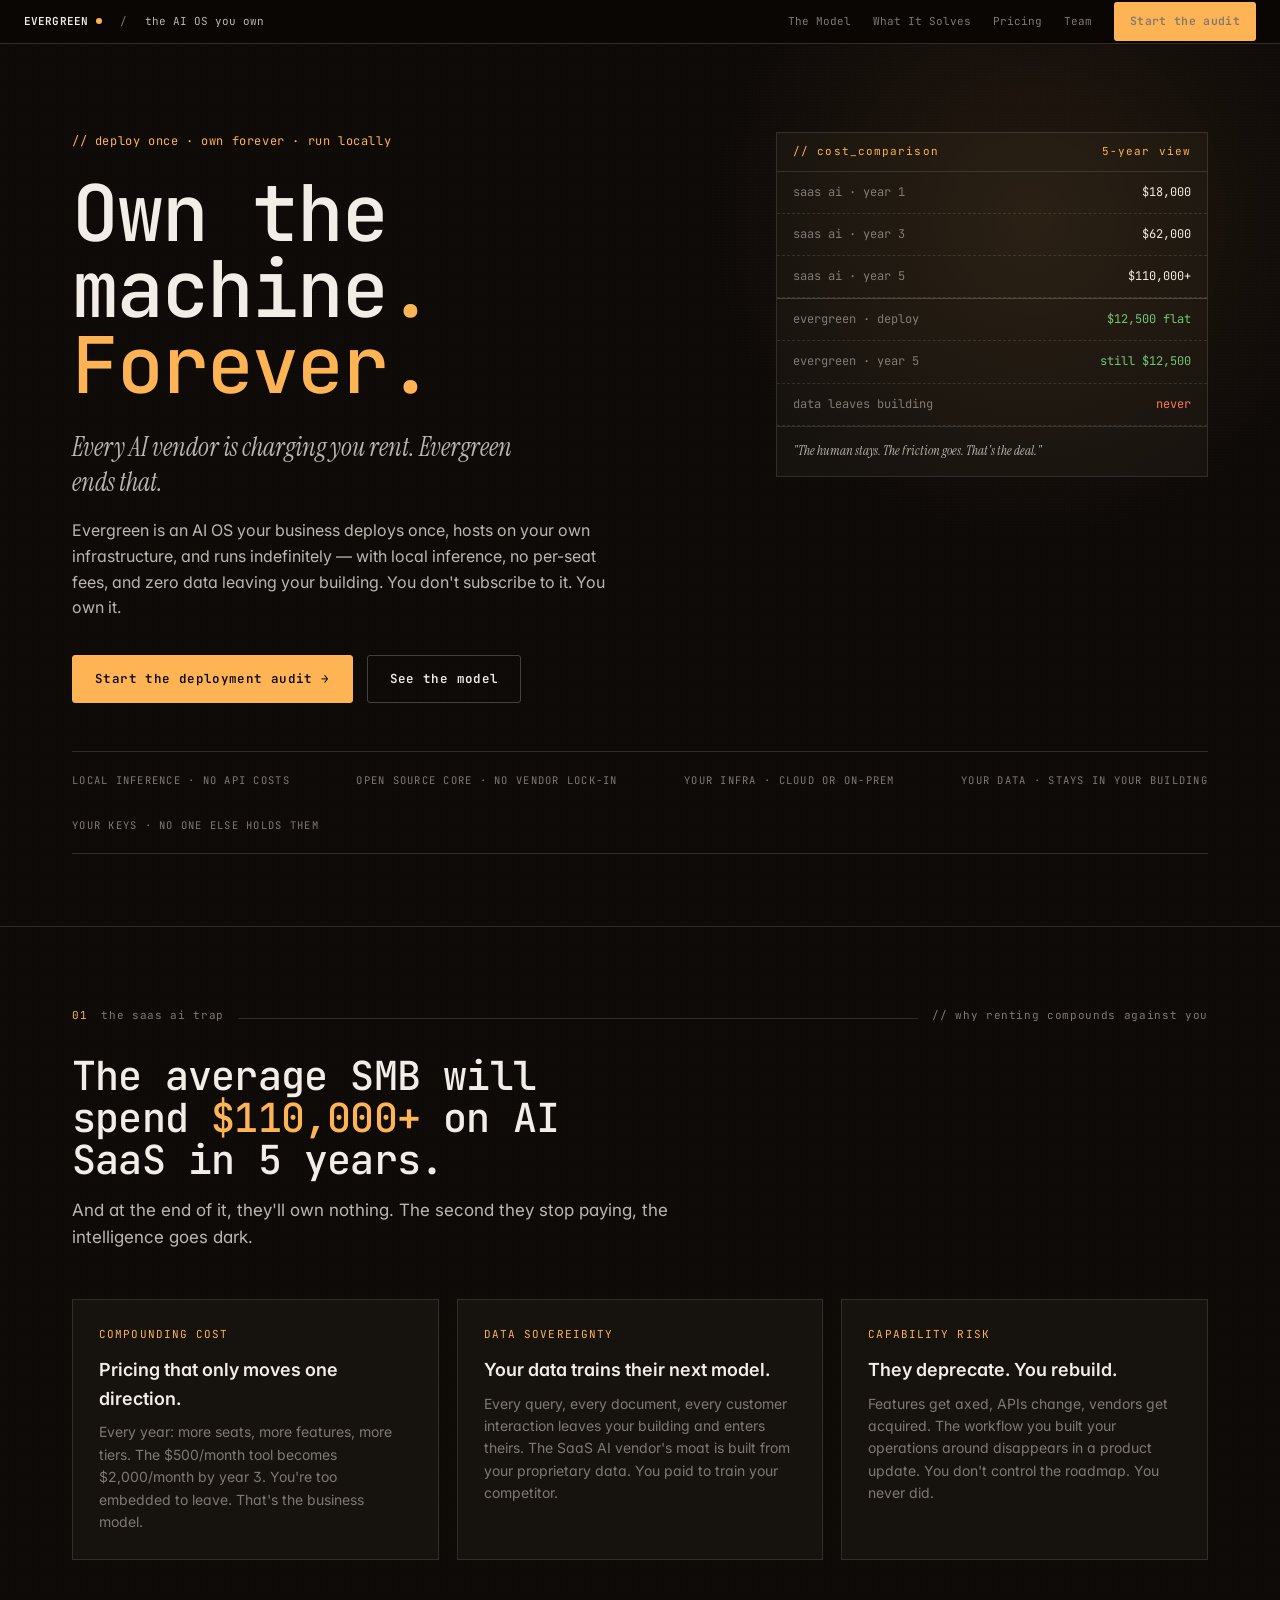
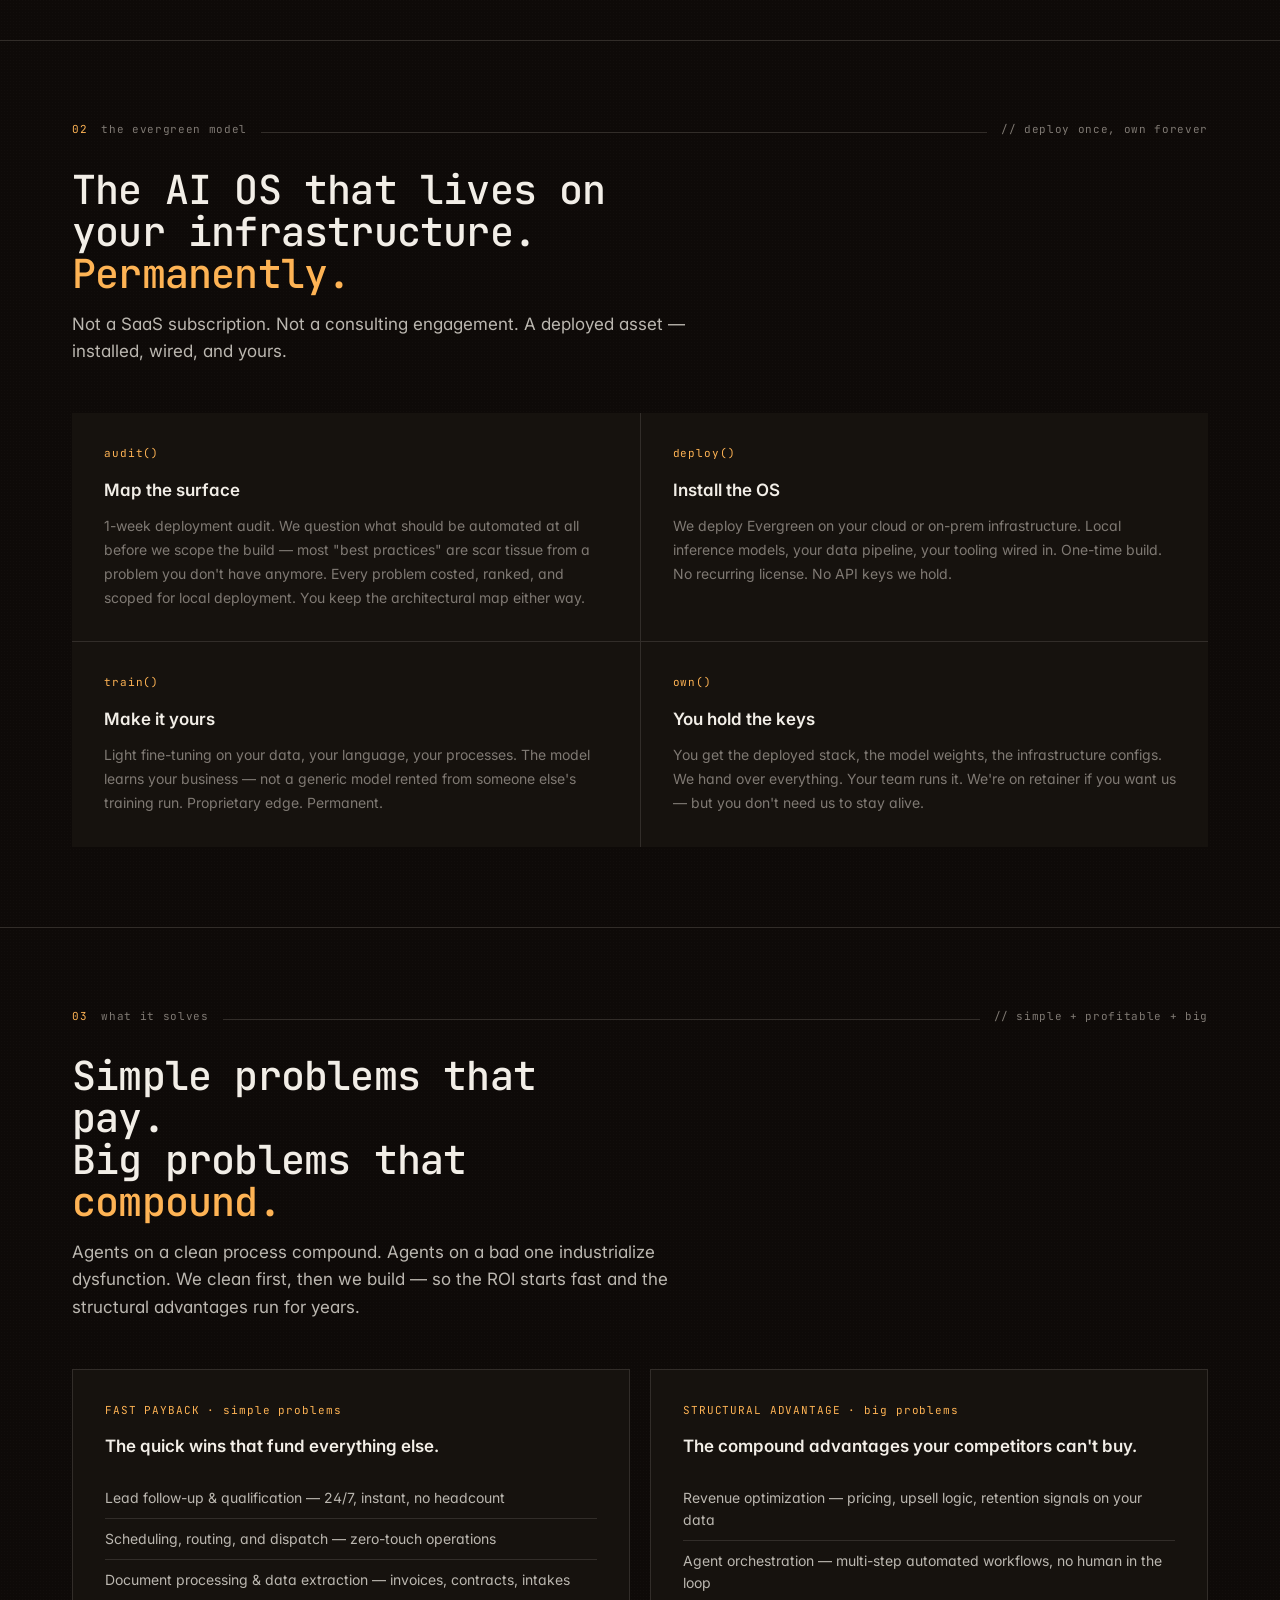
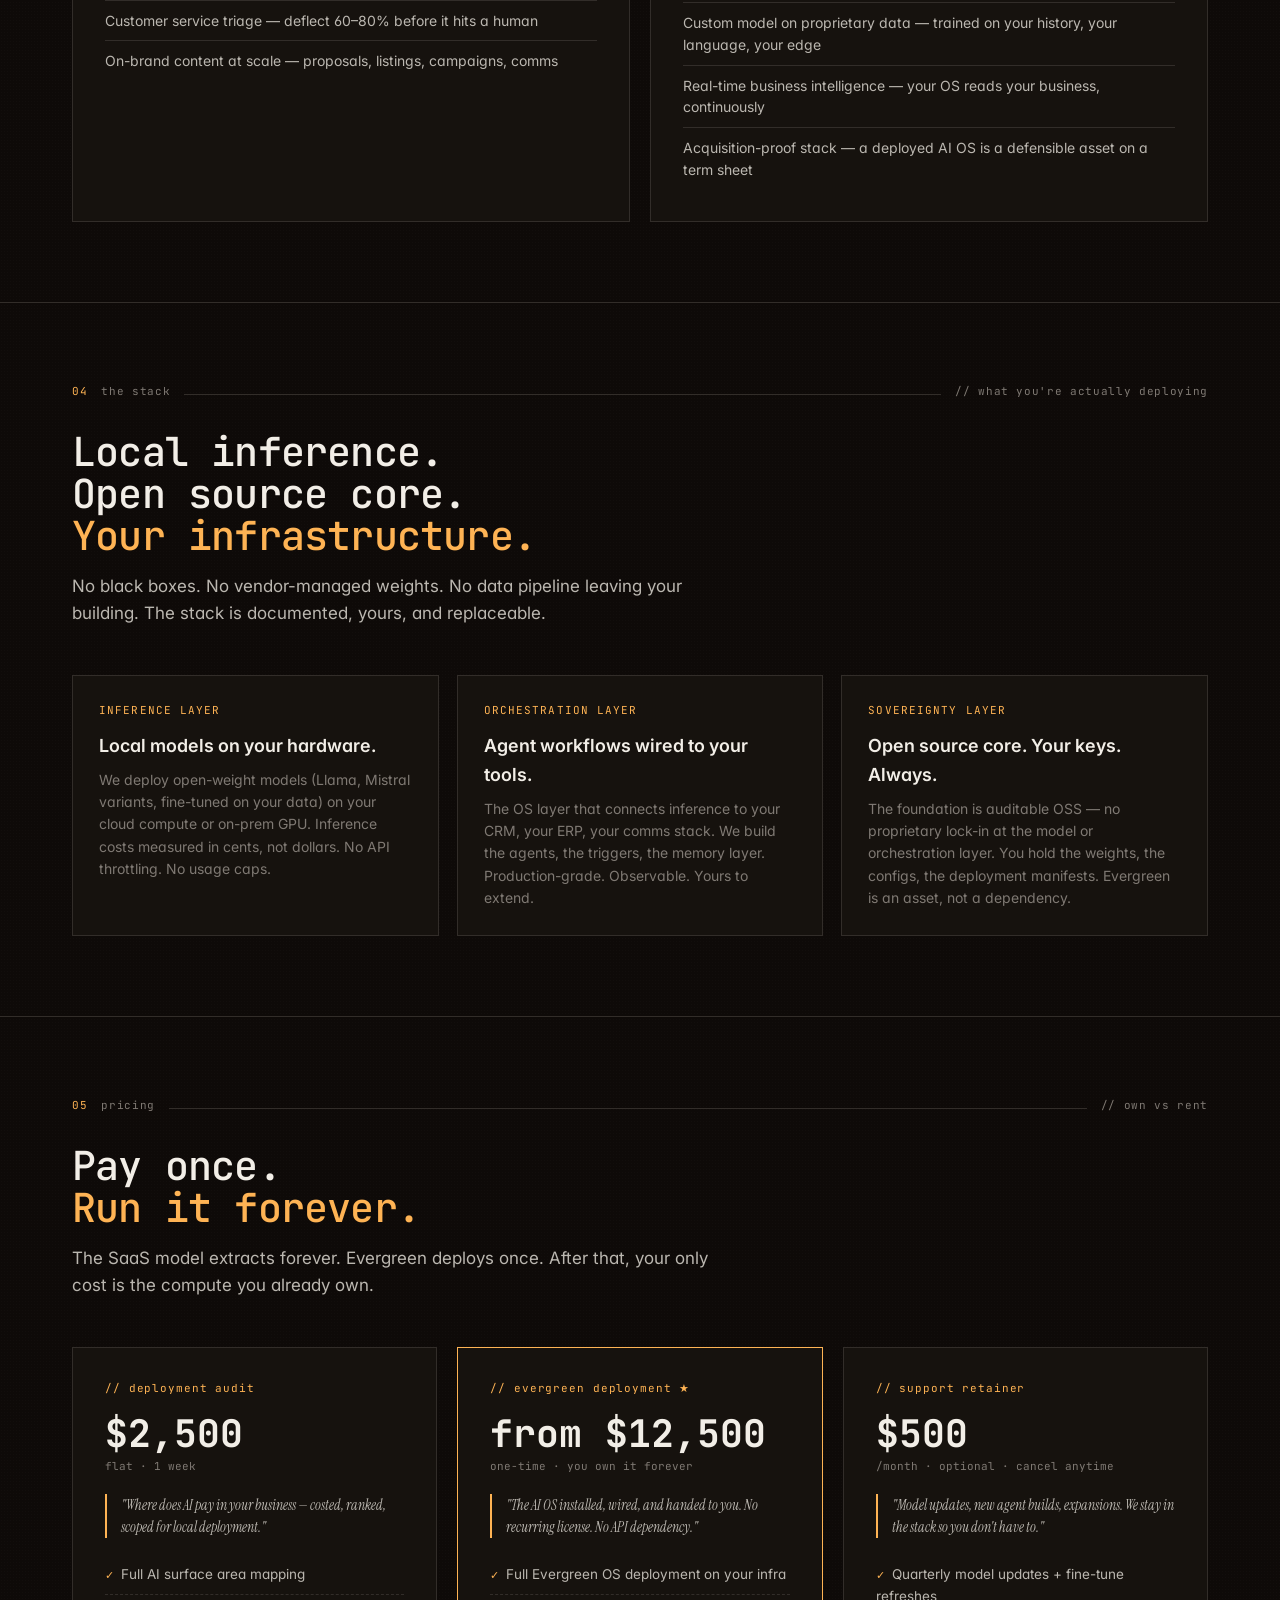
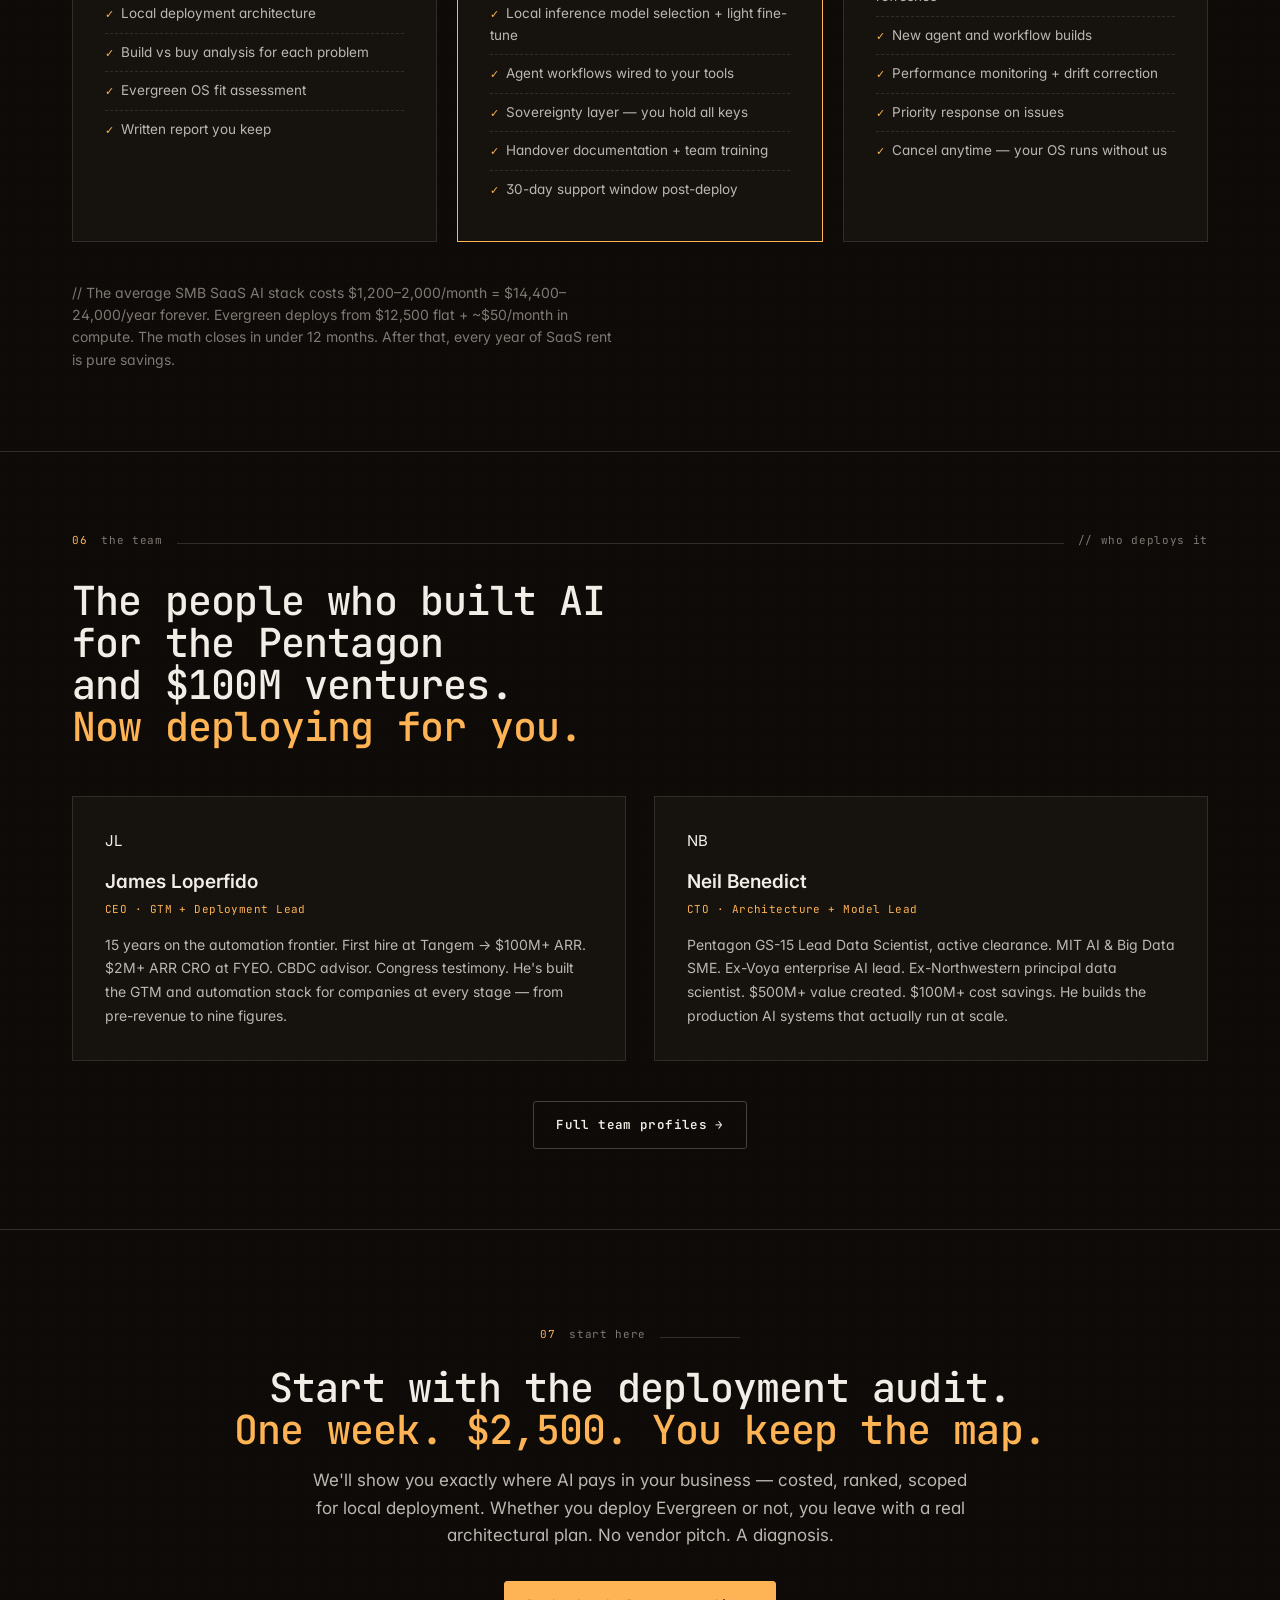
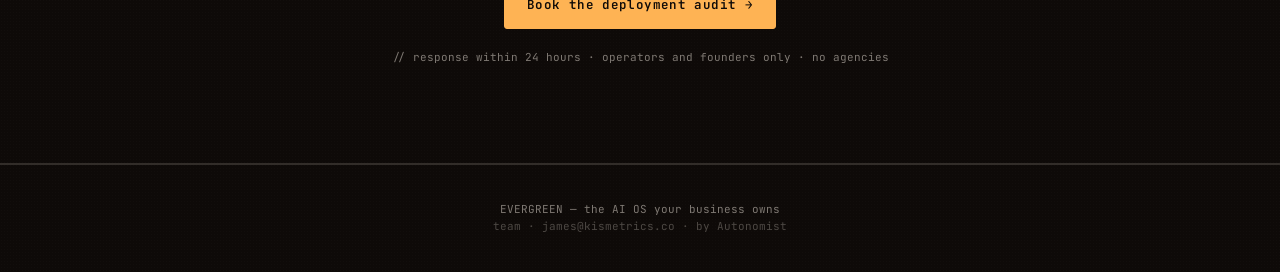
<file: index.html>
<!DOCTYPE html>
<html lang="en">
<head>
<meta charset="UTF-8" />
<meta name="viewport" content="width=device-width, initial-scale=1.0" />
<title>Evergreen — The AI OS Your Business Owns Forever</title>
<meta name="description" content="Deploy once. Run forever. Own the inference. The AI OS built for businesses that refuse to rent their intelligence from someone else." />
<link rel="preconnect" href="https://fonts.googleapis.com">
<link rel="preconnect" href="https://fonts.gstatic.com" crossorigin>
<link href="https://fonts.googleapis.com/css2?family=JetBrains+Mono:wght@300;400;500;600;700&family=Inter:wght@300;400;500;600;700&family=Instrument+Serif:ital@0;1&display=swap" rel="stylesheet">
<link rel="stylesheet" href="style.css">
</head>
<body>

<div class="topbar">
  <span class="brand">EVERGREEN</span>
  <span class="dot">/</span>
  <span class="meta">the AI OS you own</span>
  <div class="right">
    <a href="#model">The Model</a>
    <a href="#problems">What It Solves</a>
    <a href="#pricing">Pricing</a>
    <a href="team.html">Team</a>
    <a class="btn sm cta" href="mailto:james@kismetrics.co?subject=Evergreen%20Deployment%20Audit">Start the audit</a>
  </div>
</div>

<header class="hero">
  <div class="wrap hero-grid">
    <div>
      <div class="kicker">// deploy once · own forever · run locally</div>
      <h1>Own the machine<span class="period">.</span><br><span class="a">Forever.</span></h1>
      <p class="lede"><em>Every AI vendor is charging you rent. Evergreen ends that.</em></p>
      <p class="sub">Evergreen is an AI OS your business deploys once, hosts on your own infrastructure, and runs indefinitely — with local inference, no per-seat fees, and zero data leaving your building. You don't subscribe to it. You own it.</p>
      <div class="cta-row">
        <a class="btn" href="mailto:james@kismetrics.co?subject=Evergreen%20Deployment%20Audit">Start the deployment audit →</a>
        <a class="btn ghost" href="#model">See the model</a>
      </div>
    </div>
    <div class="term">
      <div class="head"><span>// cost_comparison</span><span>5-year view</span></div>
      <div class="row"><span class="k">saas ai · year 1</span><span class="v">$18,000</span></div>
      <div class="row"><span class="k">saas ai · year 3</span><span class="v">$62,000</span></div>
      <div class="row"><span class="k">saas ai · year 5</span><span class="v">$110,000+</span></div>
      <div class="row" style="border-top:1px solid var(--line-2)"><span class="k">evergreen · deploy</span><span class="v good">$12,500 flat</span></div>
      <div class="row"><span class="k">evergreen · year 5</span><span class="v good">still $12,500</span></div>
      <div class="row"><span class="k">data leaves building</span><span class="v" style="color:var(--accent-2)">never</span></div>
      <div class="quote">"The human stays. The friction goes. That's the deal."</div>
    </div>
  </div>
  <div class="wrap">
    <div class="proof">
      <span>LOCAL INFERENCE · no API costs</span>
      <span>OPEN SOURCE CORE · no vendor lock-in</span>
      <span>YOUR INFRA · cloud or on-prem</span>
      <span>YOUR DATA · stays in your building</span>
      <span>YOUR KEYS · no one else holds them</span>
    </div>
  </div>
</header>

<!-- THE TRAP -->
<section id="trap">
  <div class="wrap">
    <div class="slabel"><span class="idx">01</span> the saas ai trap <span class="ln"></span> // why renting compounds against you</div>
    <h2>The average SMB will spend <span class="a">$110,000+</span> on AI SaaS in 5 years.</h2>
    <p class="sec-lede">And at the end of it, they'll own nothing. The second they stop paying, the intelligence goes dark.</p>
    <div class="cards3" style="margin-top:48px">
      <div class="card">
        <div class="n">COMPOUNDING COST</div>
        <h3>Pricing that only moves one direction.</h3>
        <p>Every year: more seats, more features, more tiers. The $500/month tool becomes $2,000/month by year 3. You're too embedded to leave. That's the business model.</p>
      </div>
      <div class="card">
        <div class="n">DATA SOVEREIGNTY</div>
        <h3>Your data trains their next model.</h3>
        <p>Every query, every document, every customer interaction leaves your building and enters theirs. The SaaS AI vendor's moat is built from your proprietary data. You paid to train your competitor.</p>
      </div>
      <div class="card">
        <div class="n">CAPABILITY RISK</div>
        <h3>They deprecate. You rebuild.</h3>
        <p>Features get axed, APIs change, vendors get acquired. The workflow you built your operations around disappears in a product update. You don't control the roadmap. You never did.</p>
      </div>
    </div>
  </div>
</section>

<!-- THE MODEL -->
<section id="model">
  <div class="wrap">
    <div class="slabel"><span class="idx">02</span> the evergreen model <span class="ln"></span> // deploy once, own forever</div>
    <h2>The AI OS that lives on your infrastructure.<br><span class="a">Permanently.</span></h2>
    <p class="sec-lede">Not a SaaS subscription. Not a consulting engagement. A deployed asset — installed, wired, and yours.</p>
    <div class="loop" style="margin-top:48px">
      <div class="step">
        <div class="cmd">audit()</div>
        <h3>Map the surface</h3>
        <p>1-week deployment audit. We question what should be automated at all before we scope the build — most "best practices" are scar tissue from a problem you don't have anymore. Every problem costed, ranked, and scoped for local deployment. You keep the architectural map either way.</p>
      </div>
      <div class="step">
        <div class="cmd">deploy()</div>
        <h3>Install the OS</h3>
        <p>We deploy Evergreen on your cloud or on-prem infrastructure. Local inference models, your data pipeline, your tooling wired in. One-time build. No recurring license. No API keys we hold.</p>
      </div>
      <div class="step">
        <div class="cmd">train()</div>
        <h3>Make it yours</h3>
        <p>Light fine-tuning on your data, your language, your processes. The model learns your business — not a generic model rented from someone else's training run. Proprietary edge. Permanent.</p>
      </div>
      <div class="step">
        <div class="cmd">own()</div>
        <h3>You hold the keys</h3>
        <p>You get the deployed stack, the model weights, the infrastructure configs. We hand over everything. Your team runs it. We're on retainer if you want us — but you don't need us to stay alive.</p>
      </div>
    </div>
  </div>
</section>

<!-- WHAT IT SOLVES -->
<section id="problems">
  <div class="wrap">
    <div class="slabel"><span class="idx">03</span> what it solves <span class="ln"></span> // simple + profitable + big</div>
    <h2>Simple problems that pay.<br>Big problems that <span class="a">compound.</span></h2>
    <p class="sec-lede">Agents on a clean process compound. Agents on a bad one industrialize dysfunction. We clean first, then we build — so the ROI starts fast and the structural advantages run for years.</p>
    <div class="uc-grid" style="margin-top:48px">
      <div class="uc">
        <div class="tag">FAST PAYBACK · simple problems</div>
        <h3>The quick wins that fund everything else.</h3>
        <ul>
          <li>Lead follow-up &amp; qualification — 24/7, instant, no headcount</li>
          <li>Scheduling, routing, and dispatch — zero-touch operations</li>
          <li>Document processing &amp; data extraction — invoices, contracts, intakes</li>
          <li>Customer service triage — deflect 60–80% before it hits a human</li>
          <li>On-brand content at scale — proposals, listings, campaigns, comms</li>
        </ul>
      </div>
      <div class="uc">
        <div class="tag">STRUCTURAL ADVANTAGE · big problems</div>
        <h3>The compound advantages your competitors can't buy.</h3>
        <ul>
          <li>Revenue optimization — pricing, upsell logic, retention signals on your data</li>
          <li>Agent orchestration — multi-step automated workflows, no human in the loop</li>
          <li>Custom model on proprietary data — trained on your history, your language, your edge</li>
          <li>Real-time business intelligence — your OS reads your business, continuously</li>
          <li>Acquisition-proof stack — a deployed AI OS is a defensible asset on a term sheet</li>
        </ul>
      </div>
    </div>
  </div>
</section>

<!-- THE STACK -->
<section id="stack">
  <div class="wrap">
    <div class="slabel"><span class="idx">04</span> the stack <span class="ln"></span> // what you're actually deploying</div>
    <h2>Local inference.<br>Open source core.<br><span class="a">Your infrastructure.</span></h2>
    <p class="sec-lede">No black boxes. No vendor-managed weights. No data pipeline leaving your building. The stack is documented, yours, and replaceable.</p>
    <div class="cards3" style="margin-top:48px">
      <div class="card">
        <div class="n">INFERENCE LAYER</div>
        <h3>Local models on your hardware.</h3>
        <p>We deploy open-weight models (Llama, Mistral variants, fine-tuned on your data) on your cloud compute or on-prem GPU. Inference costs measured in cents, not dollars. No API throttling. No usage caps.</p>
      </div>
      <div class="card">
        <div class="n">ORCHESTRATION LAYER</div>
        <h3>Agent workflows wired to your tools.</h3>
        <p>The OS layer that connects inference to your CRM, your ERP, your comms stack. We build the agents, the triggers, the memory layer. Production-grade. Observable. Yours to extend.</p>
      </div>
      <div class="card">
        <div class="n">SOVEREIGNTY LAYER</div>
        <h3>Open source core. Your keys. Always.</h3>
        <p>The foundation is auditable OSS — no proprietary lock-in at the model or orchestration layer. You hold the weights, the configs, the deployment manifests. Evergreen is an asset, not a dependency.</p>
      </div>
    </div>
  </div>
</section>

<!-- PRICING -->
<section id="pricing">
  <div class="wrap">
    <div class="slabel"><span class="idx">05</span> pricing <span class="ln"></span> // own vs rent</div>
    <h2>Pay once.<br><span class="a">Run it forever.</span></h2>
    <p class="sec-lede">The SaaS model extracts forever. Evergreen deploys once. After that, your only cost is the compute you already own.</p>
    <div class="price3" style="margin-top:48px">

      <div class="tier">
        <div class="nm">// deployment audit</div>
        <div class="pr">$2,500</div>
        <div class="cad">flat · 1 week</div>
        <p class="hook">"Where does AI pay in your business — costed, ranked, scoped for local deployment."</p>
        <ul>
          <li>Full AI surface area mapping</li>
          <li>Local deployment architecture</li>
          <li>Build vs buy analysis for each problem</li>
          <li>Evergreen OS fit assessment</li>
          <li>Written report you keep</li>
        </ul>
      </div>

      <div class="tier feat">
        <div class="nm">// evergreen deployment ★</div>
        <div class="pr">from $12,500</div>
        <div class="cad">one-time · you own it forever</div>
        <p class="hook">"The AI OS installed, wired, and handed to you. No recurring license. No API dependency."</p>
        <ul>
          <li>Full Evergreen OS deployment on your infra</li>
          <li>Local inference model selection + light fine-tune</li>
          <li>Agent workflows wired to your tools</li>
          <li>Sovereignty layer — you hold all keys</li>
          <li>Handover documentation + team training</li>
          <li>30-day support window post-deploy</li>
        </ul>
      </div>

      <div class="tier">
        <div class="nm">// support retainer</div>
        <div class="pr">$500</div>
        <div class="cad">/month · optional · cancel anytime</div>
        <p class="hook">"Model updates, new agent builds, expansions. We stay in the stack so you don't have to."</p>
        <ul>
          <li>Quarterly model updates + fine-tune refreshes</li>
          <li>New agent and workflow builds</li>
          <li>Performance monitoring + drift correction</li>
          <li>Priority response on issues</li>
          <li>Cancel anytime — your OS runs without us</li>
        </ul>
      </div>

    </div>
    <p class="sec-lede" style="margin-top:40px;font-size:14px;color:var(--fg-3)">
      // The average SMB SaaS AI stack costs $1,200–2,000/month = $14,400–24,000/year forever. Evergreen deploys from $12,500 flat + ~$50/month in compute. The math closes in under 12 months. After that, every year of SaaS rent is pure savings.
    </p>
  </div>
</section>

<!-- TEAM -->
<section id="team-preview">
  <div class="wrap">
    <div class="slabel"><span class="idx">06</span> the team <span class="ln"></span> // who deploys it</div>
    <h2>The people who built AI for the Pentagon<br>and $100M ventures.<br><span class="a">Now deploying for you.</span></h2>
    <div class="team" style="grid-template-columns:repeat(2,1fr);margin-top:48px">
      <div class="member">
        <div class="av">JL</div>
        <h3>James Loperfido</h3>
        <div class="role">CEO · GTM + Deployment Lead</div>
        <p>15 years on the automation frontier. First hire at Tangem → $100M+ ARR. $2M+ ARR CRO at FYEO. CBDC advisor. Congress testimony. He's built the GTM and automation stack for companies at every stage — from pre-revenue to nine figures.</p>
      </div>
      <div class="member">
        <div class="av">NB</div>
        <h3>Neil Benedict</h3>
        <div class="role">CTO · Architecture + Model Lead</div>
        <p>Pentagon GS-15 Lead Data Scientist, active clearance. MIT AI &amp; Big Data SME. Ex-Voya enterprise AI lead. Ex-Northwestern principal data scientist. $500M+ value created. $100M+ cost savings. He builds the production AI systems that actually run at scale.</p>
      </div>
    </div>
    <div style="text-align:center;margin-top:40px">
      <a class="btn ghost" href="team.html">Full team profiles →</a>
    </div>
  </div>
</section>

<!-- CLOSE -->
<section class="close" id="audit">
  <div class="wrap">
    <div class="slabel" style="justify-content:center;margin-bottom:24px"><span class="idx">07</span> start here <span class="ln" style="max-width:80px"></span></div>
    <h2 style="text-align:center;max-width:none;margin:0 auto 16px">Start with the deployment audit.<br><span class="a">One week. $2,500. You keep the map.</span></h2>
    <p class="sec-lede" style="text-align:center;margin:0 auto 32px">We'll show you exactly where AI pays in your business — costed, ranked, scoped for local deployment. Whether you deploy Evergreen or not, you leave with a real architectural plan. No vendor pitch. A diagnosis.</p>
    <a class="btn" style="margin:0 auto;display:inline-flex" href="mailto:james@kismetrics.co?subject=Evergreen%20Deployment%20Audit">Book the deployment audit →</a>
    <p class="fine">// response within 24 hours · operators and founders only · no agencies</p>
  </div>
</section>

<footer>
  <div class="wrap">
    EVERGREEN — the AI OS your business owns<br>
    <span class="qn"><a href="team.html">team</a> · <a href="mailto:james@kismetrics.co">james@kismetrics.co</a> · <a href="https://autonomist.ai">by Autonomist</a></span>
  </div>
</footer>

</body>
</html>
</file>
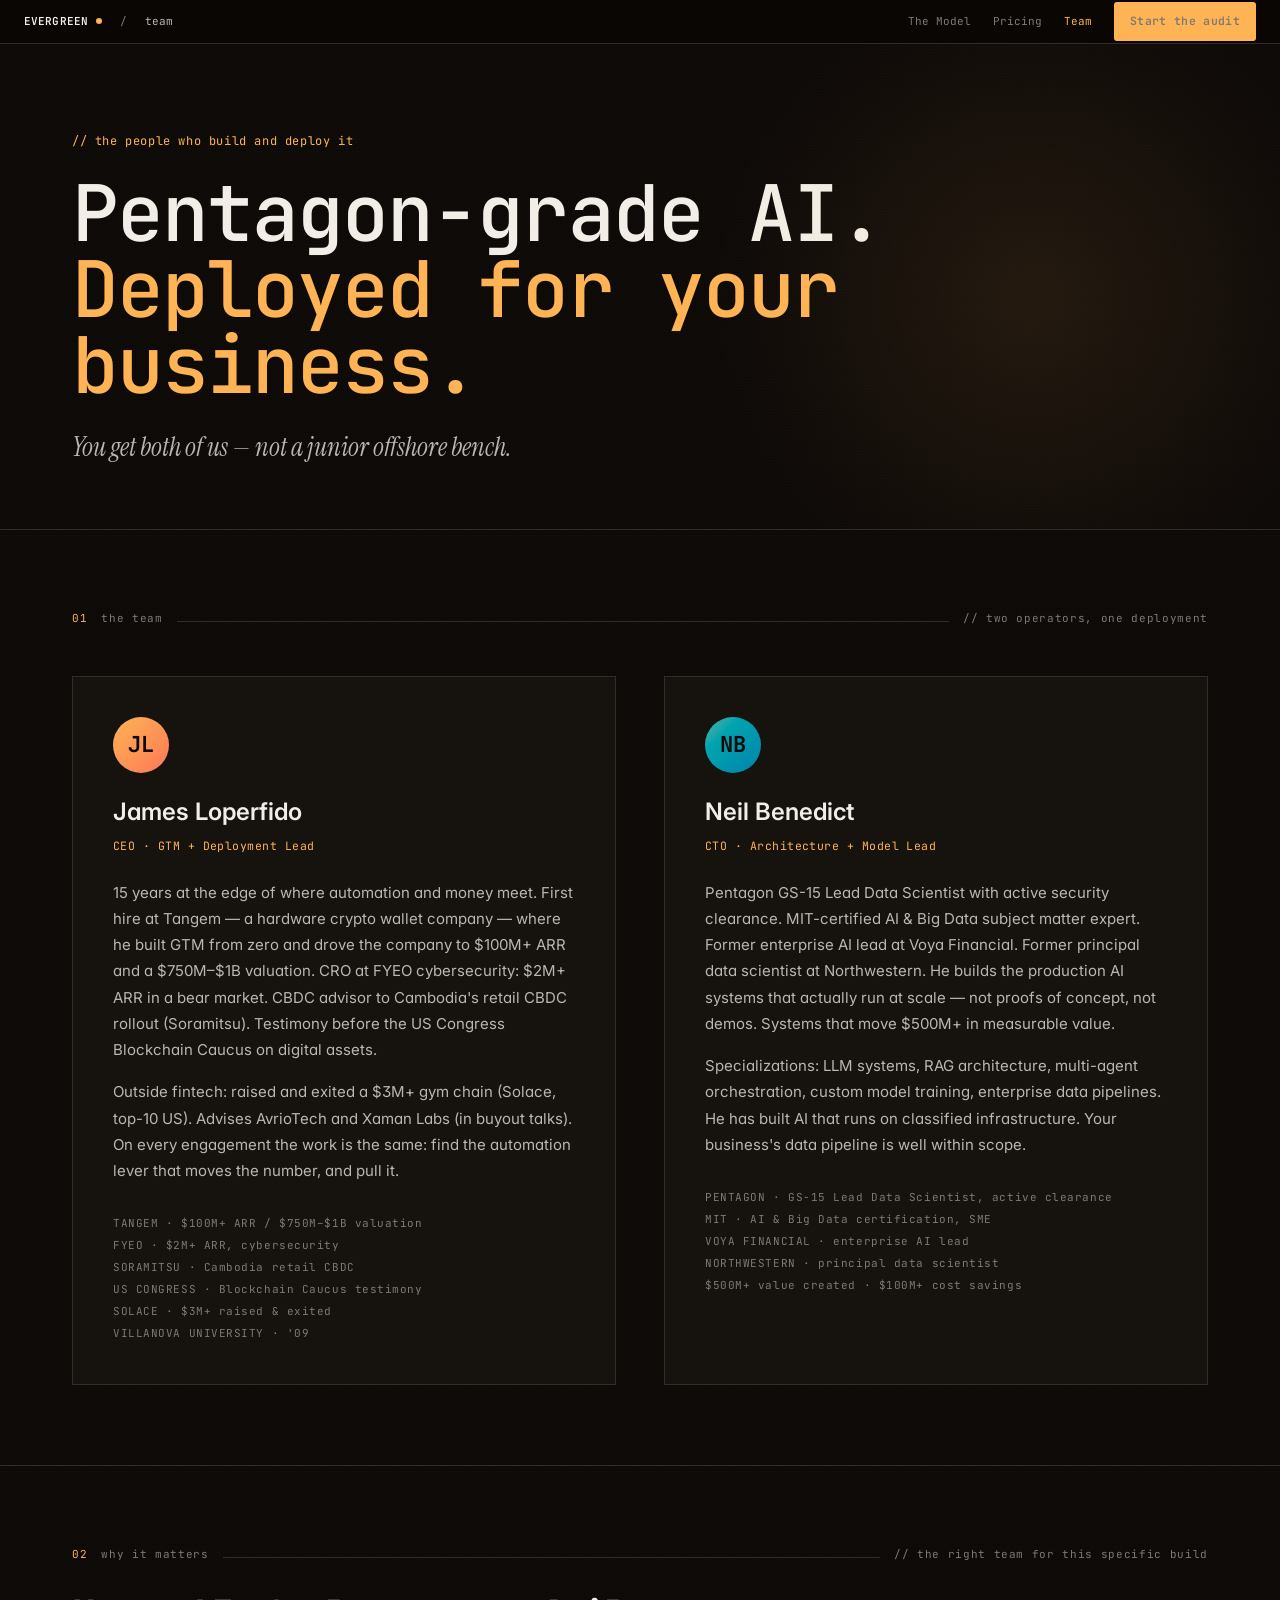
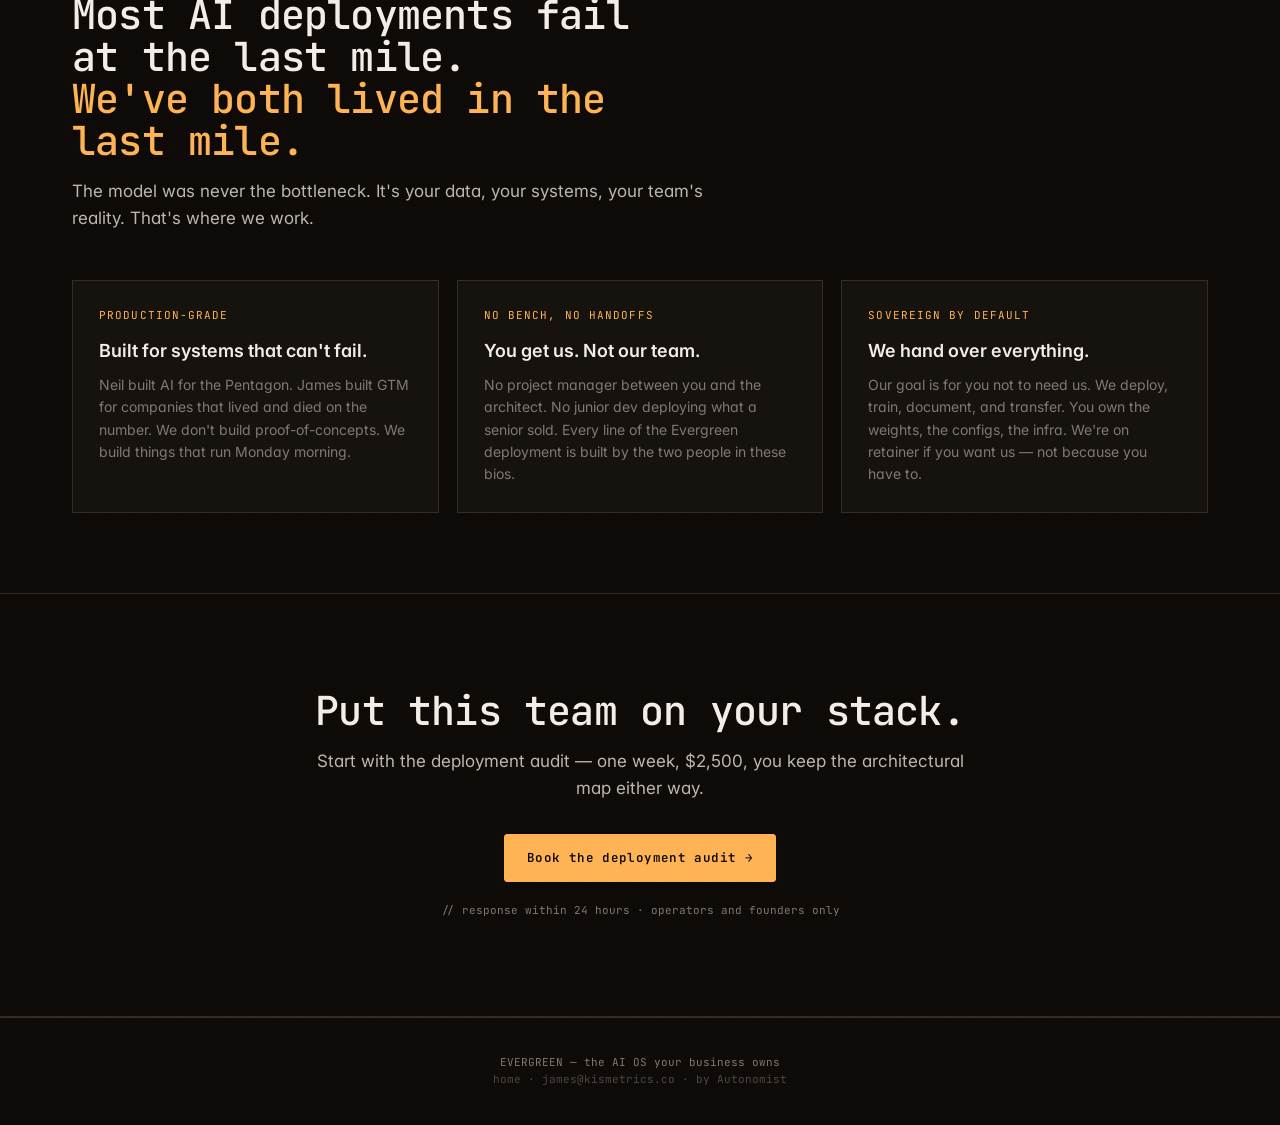
<file: team.html>
<!DOCTYPE html>
<html lang="en">
<head>
<meta charset="UTF-8" />
<meta name="viewport" content="width=device-width, initial-scale=1.0" />
<title>Team — Evergreen</title>
<meta name="description" content="The team that built AI for the Pentagon and $100M ventures. Now deploying for you." />
<link rel="preconnect" href="https://fonts.googleapis.com">
<link rel="preconnect" href="https://fonts.gstatic.com" crossorigin>
<link href="https://fonts.googleapis.com/css2?family=JetBrains+Mono:wght@300;400;500;600;700&family=Inter:wght@300;400;500;600;700&family=Instrument+Serif:ital@0;1&display=swap" rel="stylesheet">
<link rel="stylesheet" href="style.css">
</head>
<body>

<div class="topbar">
  <a href="index.html" class="brand">EVERGREEN</a>
  <span class="dot">/</span>
  <span class="meta">team</span>
  <div class="right">
    <a href="index.html#model">The Model</a>
    <a href="index.html#pricing">Pricing</a>
    <a href="team.html" style="color:var(--accent)">Team</a>
    <a class="btn sm cta" href="mailto:james@kismetrics.co?subject=Evergreen%20Deployment%20Audit">Start the audit</a>
  </div>
</div>

<header class="hero" style="padding-bottom:64px">
  <div class="wrap">
    <div class="kicker">// the people who build and deploy it</div>
    <h1 style="max-width:20ch">Pentagon-grade AI.<br><span class="a">Deployed for your business.</span></h1>
    <p class="lede"><em>You get both of us — not a junior offshore bench.</em></p>
  </div>
</header>

<section>
  <div class="wrap">
    <div class="slabel"><span class="idx">01</span> the team <span class="ln"></span> // two operators, one deployment</div>

    <div style="display:grid;grid-template-columns:1fr 1fr;gap:48px;margin-top:48px">

      <div style="border:1px solid var(--line);background:var(--bg-2);padding:40px">
        <div class="av" style="width:56px;height:56px;border-radius:50%;background:linear-gradient(135deg,var(--accent),var(--accent-2));display:flex;align-items:center;justify-content:center;font-family:var(--mono);font-weight:700;color:var(--bg);font-size:22px;margin-bottom:20px">JL</div>
        <h3 style="font-size:24px;font-weight:600">James Loperfido</h3>
        <div style="font-family:var(--mono);font-size:11.5px;color:var(--accent);letter-spacing:.04em;margin:6px 0 24px">CEO · GTM + Deployment Lead</div>
        <p style="color:var(--fg-2);font-size:15px;line-height:1.75">15 years at the edge of where automation and money meet. First hire at Tangem — a hardware crypto wallet company — where he built GTM from zero and drove the company to $100M+ ARR and a $750M–$1B valuation. CRO at FYEO cybersecurity: $2M+ ARR in a bear market. CBDC advisor to Cambodia's retail CBDC rollout (Soramitsu). Testimony before the US Congress Blockchain Caucus on digital assets.</p>
        <p style="color:var(--fg-2);font-size:15px;line-height:1.75;margin-top:16px">Outside fintech: raised and exited a $3M+ gym chain (Solace, top-10 US). Advises AvrioTech and Xaman Labs (in buyout talks). On every engagement the work is the same: find the automation lever that moves the number, and pull it.</p>
        <div style="margin-top:28px;font-family:var(--mono);font-size:11px;color:var(--fg-3);letter-spacing:.05em;line-height:2">
          TANGEM · $100M+ ARR / $750M–$1B valuation<br>
          FYEO · $2M+ ARR, cybersecurity<br>
          SORAMITSU · Cambodia retail CBDC<br>
          US CONGRESS · Blockchain Caucus testimony<br>
          SOLACE · $3M+ raised &amp; exited<br>
          VILLANOVA UNIVERSITY · '09
        </div>
      </div>

      <div style="border:1px solid var(--line);background:var(--bg-2);padding:40px">
        <div class="av" style="width:56px;height:56px;border-radius:50%;background:linear-gradient(135deg,var(--teal),oklch(0.55 0.15 220));display:flex;align-items:center;justify-content:center;font-family:var(--mono);font-weight:700;color:var(--bg);font-size:22px;margin-bottom:20px">NB</div>
        <h3 style="font-size:24px;font-weight:600">Neil Benedict</h3>
        <div style="font-family:var(--mono);font-size:11.5px;color:var(--accent);letter-spacing:.04em;margin:6px 0 24px">CTO · Architecture + Model Lead</div>
        <p style="color:var(--fg-2);font-size:15px;line-height:1.75">Pentagon GS-15 Lead Data Scientist with active security clearance. MIT-certified AI &amp; Big Data subject matter expert. Former enterprise AI lead at Voya Financial. Former principal data scientist at Northwestern. He builds the production AI systems that actually run at scale — not proofs of concept, not demos. Systems that move $500M+ in measurable value.</p>
        <p style="color:var(--fg-2);font-size:15px;line-height:1.75;margin-top:16px">Specializations: LLM systems, RAG architecture, multi-agent orchestration, custom model training, enterprise data pipelines. He has built AI that runs on classified infrastructure. Your business's data pipeline is well within scope.</p>
        <div style="margin-top:28px;font-family:var(--mono);font-size:11px;color:var(--fg-3);letter-spacing:.05em;line-height:2">
          PENTAGON · GS-15 Lead Data Scientist, active clearance<br>
          MIT · AI &amp; Big Data certification, SME<br>
          VOYA FINANCIAL · enterprise AI lead<br>
          NORTHWESTERN · principal data scientist<br>
          $500M+ value created · $100M+ cost savings
        </div>
      </div>

    </div>
  </div>
</section>

<section id="why">
  <div class="wrap">
    <div class="slabel"><span class="idx">02</span> why it matters <span class="ln"></span> // the right team for this specific build</div>
    <h2>Most AI deployments fail at the last mile.<br><span class="a">We've both lived in the last mile.</span></h2>
    <p class="sec-lede">The model was never the bottleneck. It's your data, your systems, your team's reality. That's where we work.</p>
    <div class="cards3" style="margin-top:48px">
      <div class="card">
        <div class="n">PRODUCTION-GRADE</div>
        <h3>Built for systems that can't fail.</h3>
        <p>Neil built AI for the Pentagon. James built GTM for companies that lived and died on the number. We don't build proof-of-concepts. We build things that run Monday morning.</p>
      </div>
      <div class="card">
        <div class="n">NO BENCH, NO HANDOFFS</div>
        <h3>You get us. Not our team.</h3>
        <p>No project manager between you and the architect. No junior dev deploying what a senior sold. Every line of the Evergreen deployment is built by the two people in these bios.</p>
      </div>
      <div class="card">
        <div class="n">SOVEREIGN BY DEFAULT</div>
        <h3>We hand over everything.</h3>
        <p>Our goal is for you not to need us. We deploy, train, document, and transfer. You own the weights, the configs, the infra. We're on retainer if you want us — not because you have to.</p>
      </div>
    </div>
  </div>
</section>

<section class="close">
  <div class="wrap">
    <h2 style="text-align:center;max-width:none;margin:0 auto 16px">Put this team on your stack.</h2>
    <p class="sec-lede" style="text-align:center;margin:0 auto 32px">Start with the deployment audit — one week, $2,500, you keep the architectural map either way.</p>
    <a class="btn" style="margin:0 auto;display:inline-flex" href="mailto:james@kismetrics.co?subject=Evergreen%20Deployment%20Audit">Book the deployment audit →</a>
    <p class="fine">// response within 24 hours · operators and founders only</p>
  </div>
</section>

<footer>
  <div class="wrap">
    EVERGREEN — the AI OS your business owns<br>
    <span class="qn"><a href="index.html">home</a> · <a href="mailto:james@kismetrics.co">james@kismetrics.co</a> · <a href="https://autonomist.ai">by Autonomist</a></span>
  </div>
</footer>

</body>
</html>
</file>
<file: style.css>
:root{
  /* dark tokens (base) */
  --bg: oklch(0.15 0.008 60);
  --bg-2: oklch(0.185 0.01 60);
  --bg-3: oklch(0.22 0.012 60);
  --line: oklch(0.30 0.01 60);
  --line-2: oklch(0.38 0.012 60);
  --fg: oklch(0.95 0.01 80);
  --fg-2: oklch(0.78 0.01 80);
  --fg-3: oklch(0.58 0.012 70);
  --accent: oklch(0.82 0.14 70);    /* amber */
  --accent-deep: oklch(0.72 0.15 60);
  --accent-2: oklch(0.72 0.17 35);  /* coral */
  --teal: oklch(0.70 0.10 190);
  --good: oklch(0.75 0.14 145);
  --mono:'JetBrains Mono',ui-monospace,monospace;
  --sans:'Inter',system-ui,sans-serif;
  --serif:'Instrument Serif',serif;
  /* light / editorial tokens */
  --bg-light: oklch(0.97 0.008 80);
  --bg-light-2: oklch(0.92 0.012 75);
  --fg-on-light: oklch(0.16 0.01 60);
  --fg-2-on-light: oklch(0.36 0.012 60);
  --fg-3-on-light: oklch(0.52 0.01 60);
  --line-on-light: oklch(0.82 0.01 75);
  --line-2-on-light: oklch(0.70 0.012 70);
}
*{box-sizing:border-box;margin:0;padding:0}
html{scroll-behavior:smooth}
body{
  background:var(--bg);color:var(--fg);font-family:var(--sans);font-size:15px;line-height:1.6;
  font-feature-settings:'ss01','cv11';-webkit-font-smoothing:antialiased;
  background-image:radial-gradient(oklch(1 0 0 / 0.015) 1px,transparent 1px);background-size:3px 3px;
}
a{color:var(--accent);text-decoration:none}
.wrap{max-width:1200px;margin:0 auto;padding:0 32px}

/* TOPBAR */
.topbar{position:sticky;top:0;z-index:50;display:flex;align-items:center;gap:18px;height:44px;padding:0 24px;
  background:oklch(0.13 0.008 60 / 0.92);backdrop-filter:blur(14px);border-bottom:1px solid var(--line);
  font-family:var(--mono);font-size:11px;color:var(--fg-3)}
.topbar .brand{color:var(--fg);font-weight:600;letter-spacing:.01em}
.topbar .brand::after{content:'';display:inline-block;width:6px;height:6px;background:var(--accent);border-radius:50%;margin-left:8px;transform:translateY(-1px);animation:pulse 2s infinite}
@keyframes pulse{0%,100%{opacity:1}50%{opacity:.35}}
.topbar .dot{color:var(--fg-3)}
.topbar .meta{color:var(--fg-2)}
.topbar .right{margin-left:auto;display:flex;gap:22px;align-items:center}
.topbar .right a{color:var(--fg-3);border:none}.topbar .right a:hover{color:var(--accent)}
@media(max-width:780px){.topbar .meta,.topbar .dot,.topbar .right a:not(.cta){display:none}}

/* HERO */
.hero{padding:88px 0 72px;border-bottom:1px solid var(--line);position:relative;overflow:hidden}
.hero::before{content:'';position:absolute;top:-20%;right:-8%;width:700px;height:700px;border-radius:50%;
  background:radial-gradient(circle,oklch(0.82 0.14 70 / .09),transparent 65%);pointer-events:none}
.kicker{font-family:var(--mono);font-size:12px;color:var(--accent);letter-spacing:.05em;margin-bottom:24px}
.hero h1{font-family:var(--mono);font-weight:500;font-size:clamp(36px,6.8vw,78px);line-height:.97;letter-spacing:-.025em;max-width:18ch}
.hero h1 .period{color:var(--accent)}
.hero h1 .a{color:var(--accent)}
.hero .lede{font-family:var(--serif);font-style:italic;font-size:clamp(19px,2.4vw,26px);color:var(--fg-2);max-width:38ch;margin-top:28px;line-height:1.35}
.hero .sub{color:var(--fg-2);max-width:54ch;margin-top:18px;font-size:16px}
.cta-row{display:flex;gap:14px;margin-top:34px;flex-wrap:wrap}
.btn{font-family:var(--mono);font-size:12.5px;letter-spacing:.03em;padding:13px 22px;border-radius:3px;
  background:var(--accent);color:var(--bg);border:1px solid var(--accent);font-weight:600;transition:.15s;display:inline-flex;gap:8px;align-items:center}
.btn:hover{background:var(--accent-deep);border-color:var(--accent-deep);transform:translateY(-1px)}
.btn.ghost{background:transparent;color:var(--fg);border-color:var(--line-2)}
.btn.ghost:hover{border-color:var(--accent);color:var(--accent);background:oklch(0.82 0.14 70 / .06)}
.btn.sm{font-size:11.5px;padding:10px 16px}
.hero-grid{display:grid;grid-template-columns:1.5fr 1fr;gap:56px;align-items:start}
@media(max-width:880px){.hero-grid{grid-template-columns:1fr}}

/* TERMINAL CARD */
.term{border:1px solid var(--line);background:var(--bg-2);font-family:var(--mono);font-size:12px;color:var(--fg-2)}
.term .head{padding:10px 16px;border-bottom:1px solid var(--line);color:var(--accent);font-size:11px;letter-spacing:.1em;display:flex;justify-content:space-between}
.term .row{display:flex;justify-content:space-between;padding:11px 16px;border-bottom:1px dashed var(--line)}
.term .row:last-of-type{border-bottom:none}
.term .k{color:var(--fg-3)}.term .v{color:var(--fg)}
.term .quote{padding:14px 16px;font-family:var(--serif);font-style:italic;color:var(--fg-2);font-size:13px;border-top:1px solid var(--line)}
.term .good{color:var(--good)}

/* PROOF STRIP */
.proof{display:flex;gap:28px;flex-wrap:wrap;justify-content:space-between;padding:20px 0;
  border-top:1px solid var(--line);border-bottom:1px solid var(--line);
  font-family:var(--mono);font-size:10.5px;color:var(--fg-3);letter-spacing:.12em;margin-top:48px;text-transform:uppercase}
.proof span:hover{color:var(--accent)}

/* SECTION LABEL */
.slabel{display:flex;align-items:baseline;gap:14px;font-family:var(--mono);font-size:11px;color:var(--fg-3);letter-spacing:.06em;margin:0 0 30px;text-transform:lowercase}
.slabel .idx{color:var(--accent)}
.slabel .ln{flex:1;height:1px;background:var(--line)}
section{padding:80px 0;border-bottom:1px solid var(--line)}
h2{font-family:var(--mono);font-weight:500;font-size:clamp(26px,3.4vw,40px);letter-spacing:-.02em;line-height:1.05;max-width:24ch}
h2 .a{color:var(--accent)}
.sec-lede{color:var(--fg-2);font-size:17px;max-width:60ch;margin-top:16px}

/* LIGHT SECTIONS (editorial / cream) */
section.light{
  background:var(--bg-light);
  background-image:none;
  border-bottom-color:var(--line-on-light);
  /* remap tokens for child components */
  --fg: var(--fg-on-light);
  --fg-2: var(--fg-2-on-light);
  --fg-3: var(--fg-3-on-light);
  --line: var(--line-on-light);
  --line-2: var(--line-2-on-light);
  --bg-2: var(--bg-light-2);
}
section.light h2{color:var(--fg-on-light)}
section.light .sec-lede{color:var(--fg-2-on-light)}
section.light .slabel{color:var(--fg-3-on-light)}
section.light .slabel .ln{background:var(--line-on-light)}

/* THESIS SECTION */
.thesis-grid{display:grid;grid-template-columns:1fr 1fr;gap:72px;margin-top:48px;align-items:start}
@media(max-width:820px){.thesis-grid{grid-template-columns:1fr;gap:40px}}
.etymology .word{font-family:var(--mono);font-size:12px;color:var(--accent);letter-spacing:.08em;margin-bottom:6px}
.etymology .big{font-family:var(--serif);font-style:italic;font-size:clamp(22px,2.8vw,34px);color:var(--fg-on-light);line-height:1.25;margin:20px 0 16px}
.etymology p{font-size:15.5px;color:var(--fg-2-on-light);line-height:1.75}
.etymology p+p{margin-top:14px}
.franklin{border-left:2px solid var(--accent);padding-left:28px}
.franklin .quote-big{font-family:var(--serif);font-style:italic;font-size:clamp(20px,2.5vw,28px);color:var(--fg-on-light);line-height:1.3;margin-bottom:20px}
.franklin p{font-size:15px;color:var(--fg-2-on-light);line-height:1.75}
.franklin p+p{margin-top:12px}
.franklin .attr{font-family:var(--mono);font-size:11px;color:var(--fg-3-on-light);letter-spacing:.05em;margin-top:18px}

/* PILLAR CARDS */
.pillar-grid{display:grid;grid-template-columns:repeat(3,1fr);gap:28px;margin-top:48px}
@media(max-width:820px){.pillar-grid{grid-template-columns:1fr}}
.pillar{border-top:2px solid var(--accent);padding-top:22px}
.pillar .num{font-family:var(--mono);font-size:10.5px;color:var(--fg-3-on-light);letter-spacing:.1em;text-transform:uppercase}
.pillar h3{font-size:21px;font-weight:600;margin:10px 0 8px;color:var(--fg-on-light)}
.pillar .sub{font-family:var(--mono);font-size:11px;color:var(--accent);letter-spacing:.04em;margin-bottom:14px}
.pillar p{font-size:14.5px;color:var(--fg-2-on-light);line-height:1.75}
.pillar .mag-link{display:inline-block;margin-top:20px;font-family:var(--mono);font-size:11.5px;
  color:var(--accent);letter-spacing:.05em;border-bottom:1px solid oklch(0.82 0.14 70 / .3);padding-bottom:2px}
.pillar .mag-link:hover{border-color:var(--accent)}
.pillar .stub{display:inline-block;margin-top:20px;font-family:var(--mono);font-size:11px;color:var(--fg-3-on-light);letter-spacing:.04em}

/* THE WORK OFFERINGS (dark section) */
.offer-grid{display:grid;grid-template-columns:repeat(3,1fr);gap:0;margin-top:48px;border:1px solid var(--line)}
@media(max-width:820px){.offer-grid{grid-template-columns:1fr}}
.offer{padding:36px;border-right:1px solid var(--line)}
.offer:last-child{border-right:none}
@media(max-width:820px){.offer{border-right:none;border-bottom:1px solid var(--line)}}
@media(max-width:820px){.offer:last-child{border-bottom:none}}
.offer .num{font-family:var(--mono);font-size:11px;color:var(--accent);letter-spacing:.1em;margin-bottom:16px}
.offer h3{font-size:22px;font-weight:600;margin-bottom:12px}
.offer p{color:var(--fg-2);font-size:14.5px;line-height:1.75}
.offer p+p{margin-top:12px}
.offer .mode{font-family:var(--mono);font-size:11px;color:var(--fg-3);letter-spacing:.04em;margin-top:20px}
.offer .offer-link{display:inline-block;margin-top:24px;font-family:var(--mono);font-size:12px;
  color:var(--accent);letter-spacing:.04em;border:1px solid oklch(0.82 0.14 70 / .3);padding:8px 14px;border-radius:2px}
.offer .offer-link:hover{border-color:var(--accent);background:oklch(0.82 0.14 70 / .07)}

/* BIO LAYOUT (about.html) */
.bio-grid{display:grid;grid-template-columns:1fr 1.8fr;gap:72px;margin-top:48px;align-items:start}
@media(max-width:820px){.bio-grid{grid-template-columns:1fr;gap:40px}}
.bio-sidebar .av{width:80px;height:80px;border-radius:50%;background:linear-gradient(135deg,var(--accent),var(--accent-2));display:flex;align-items:center;justify-content:center;font-family:var(--mono);font-weight:700;color:var(--bg);font-size:28px;margin-bottom:20px}
.bio-sidebar .handle{font-family:var(--mono);font-size:12px;color:var(--accent);letter-spacing:.05em}
.bio-sidebar .title{font-size:15px;color:var(--fg-2);margin:4px 0 20px}
.bio-sidebar ul{list-style:none}
.bio-sidebar li{font-family:var(--mono);font-size:11px;color:var(--fg-3);padding:8px 0;border-top:1px dashed var(--line);letter-spacing:.03em}
.bio-sidebar li span{color:var(--fg-2)}
.bio-body p{font-size:16.5px;color:var(--fg-2);line-height:1.8}
.bio-body p+p{margin-top:20px}
.bio-body .pull{font-family:var(--serif);font-style:italic;font-size:clamp(20px,2.5vw,28px);color:var(--fg);border-left:2px solid var(--accent);padding-left:24px;margin:32px 0;line-height:1.35}

/* WORLDVIEW (about.html dark section) */
.principle-list{margin-top:40px;list-style:none}
.principle-list li{display:flex;gap:20px;padding:20px 0;border-top:1px solid var(--line)}
.principle-list .n{font-family:var(--mono);font-size:11px;color:var(--accent);letter-spacing:.06em;flex-shrink:0;padding-top:3px}
.principle-list h4{font-size:16px;font-weight:600;margin-bottom:6px}
.principle-list p{font-size:14px;color:var(--fg-3)}

/* CLOSE / BOOK */
.close{text-align:center;padding:96px 0}
.close h2{margin:0 auto 18px;max-width:none}
.close .sec-lede{margin:0 auto 32px}
.close .fine{font-family:var(--mono);font-size:11px;color:var(--fg-3);margin-top:20px}

/* CARDS (generic dark) */
.cards3{display:grid;grid-template-columns:repeat(3,1fr);gap:18px;margin-top:40px}
@media(max-width:820px){.cards3{grid-template-columns:1fr}}
.card{border:1px solid var(--line);background:var(--bg-2);padding:26px;transition:.15s}
.card:hover{border-color:var(--line-2);background:var(--bg-3)}
.card .n{font-family:var(--mono);font-size:11px;color:var(--accent);letter-spacing:.1em}
.card h3{font-size:18px;margin:12px 0 8px;font-weight:600}
.card p{color:var(--fg-3);font-size:14px}

/* LOOP STEPS (index.html model section) */
.loop{display:grid;grid-template-columns:repeat(2,1fr);gap:1px;background:var(--line);margin-top:40px}
@media(max-width:720px){.loop{grid-template-columns:1fr}}
.step{background:var(--bg-2);padding:32px;transition:.15s}
.step:hover{background:var(--bg-3)}
.cmd{font-family:var(--mono);font-size:11px;color:var(--accent);letter-spacing:.08em;margin-bottom:14px}
.step h3{font-size:17px;font-weight:600;margin:0 0 10px}
.step p{color:var(--fg-3);font-size:14px;line-height:1.7}

/* USE-CASE GRID (index.html problems section) */
.uc-grid{display:grid;grid-template-columns:1fr 1fr;gap:20px}
@media(max-width:720px){.uc-grid{grid-template-columns:1fr}}
.uc{border:1px solid var(--line);background:var(--bg-2);padding:32px}
.tag{font-family:var(--mono);font-size:11px;color:var(--accent);letter-spacing:.08em;margin-bottom:14px}
.uc h3{font-size:17px;font-weight:600;margin-bottom:18px}
.uc ul{list-style:none}
.uc li{padding:9px 0;border-top:1px solid var(--line);color:var(--fg-2);font-size:14px;line-height:1.55}
.uc li:first-child{border-top:none}

/* TEAM CARDS (index.html team preview section) */
.team{display:grid;grid-template-columns:repeat(2,1fr);gap:28px}
@media(max-width:720px){.team{grid-template-columns:1fr}}
.member{border:1px solid var(--line);background:var(--bg-2);padding:32px}
.member h3{font-size:19px;font-weight:600;margin:14px 0 4px}
.role{font-family:var(--mono);font-size:11px;color:var(--accent);letter-spacing:.04em;margin-bottom:14px}
.member p{color:var(--fg-2);font-size:14px;line-height:1.7}

/* PRICING (index.html pricing section) */
.price3{display:grid;grid-template-columns:repeat(3,1fr);gap:20px}
@media(max-width:860px){.price3{grid-template-columns:1fr}}
.tier{border:1px solid var(--line);background:var(--bg-2);padding:32px}
.tier.feat{border-color:var(--accent)}
.nm{font-family:var(--mono);font-size:11px;color:var(--accent);letter-spacing:.08em;margin-bottom:16px}
.pr{font-size:clamp(26px,3vw,38px);font-weight:700;font-family:var(--mono);color:var(--fg);line-height:1}
.cad{font-family:var(--mono);font-size:11px;color:var(--fg-3);margin:6px 0 18px}
.hook{font-family:var(--serif);font-style:italic;color:var(--fg-2);font-size:14px;line-height:1.6;margin-bottom:18px;border-left:2px solid var(--accent);padding-left:14px}
.tier ul{list-style:none;margin-top:16px}
.tier li{padding:8px 0;border-top:1px dashed var(--line);color:var(--fg-2);font-size:13.5px}
.tier li:first-child{border-top:none}
.tier li::before{content:"✓  ";color:var(--accent);font-family:var(--mono);font-size:11px}

footer{padding:36px 0;font-family:var(--mono);font-size:11px;color:var(--fg-3);text-align:center;border-top:1px solid var(--line)}
footer a{color:var(--fg-3)}.footer a:hover{color:var(--accent)}
.qn{color:var(--fg-3);opacity:.55;font-size:11px;margin-top:6px}
</file>
